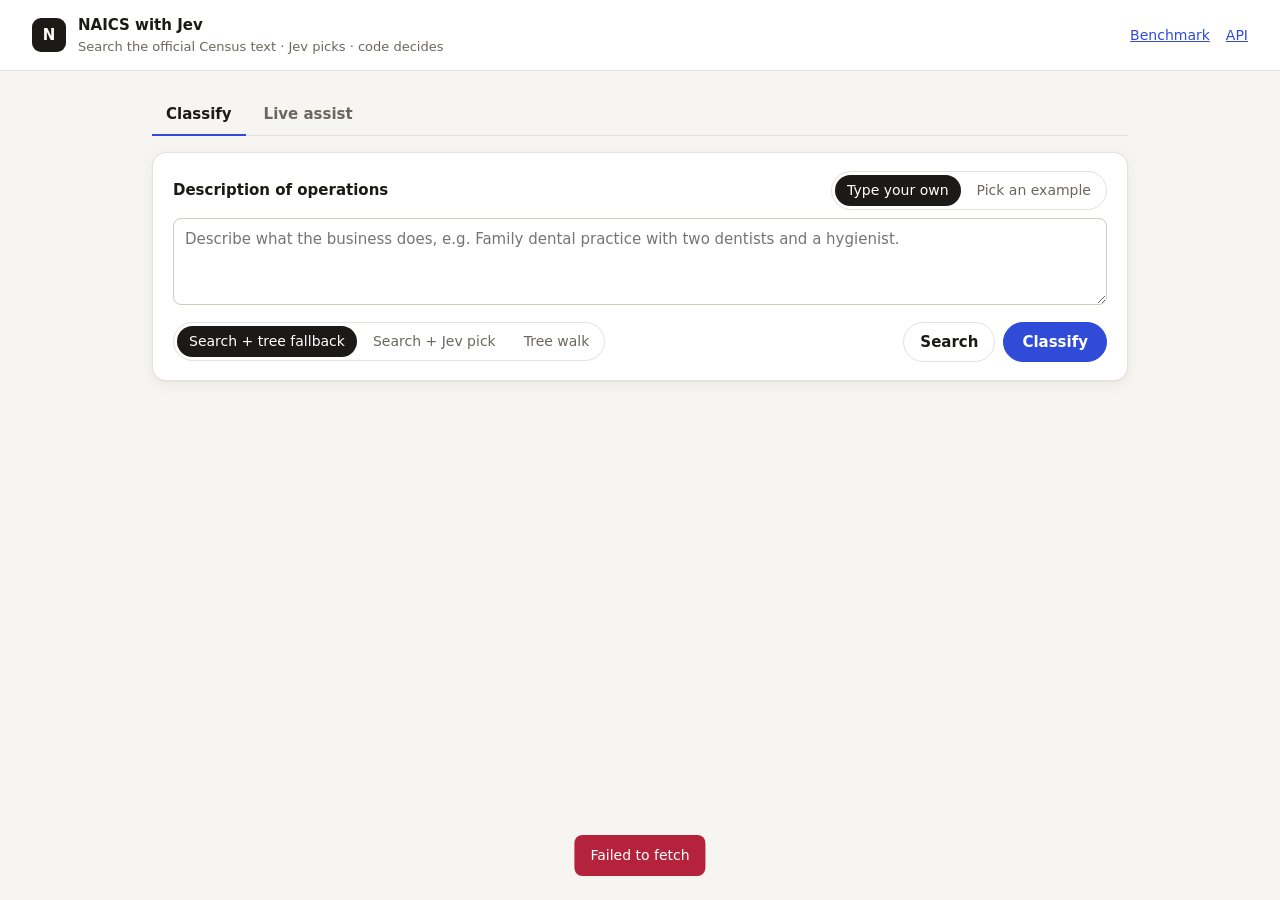
<file: frontend/index.html>
<!doctype html>
<html lang="en">
<head>
  <meta charset="utf-8">
  <meta name="viewport" content="width=device-width, initial-scale=1">
  <title>NAICS with Jev</title>
  <link rel="icon" href="data:image/svg+xml,%3Csvg xmlns=%22http://www.w3.org/2000/svg%22 viewBox=%220 0 16 16%22%3E%3Crect width=%2216%22 height=%2216%22 rx=%224%22 fill=%22%231b1a17%22/%3E%3C/svg%3E">
  <link rel="stylesheet" href="css/app.css">
  <script src="js/config.js"></script>
  <script type="module" src="js/app.js"></script>
</head>
<body>
  <header class="top">
    <div class="brand">
      <span class="mark" aria-hidden="true">N</span>
      <div>
        <p class="brand-name">NAICS with Jev</p>
        <p class="brand-sub">Search the official Census text · Jev picks · code decides</p>
      </div>
    </div>
    <nav class="top-links">
      <a href="benchmark.html">Benchmark</a>
      <a class="api-link" href="/docs" target="_blank" rel="noopener">API</a>
    </nav>
  </header>

  <main>
    <div class="tabs" role="tablist" aria-label="Mode">
      <button role="tab" id="tabClassifyBtn" aria-selected="true" aria-controls="tabClassify" data-tab="classify">Classify</button>
      <button role="tab" id="tabAssistBtn" aria-selected="false" aria-controls="tabAssist" data-tab="assist">Live assist</button>
    </div>

    <div class="tab-panel" id="tabClassify" role="tabpanel" aria-labelledby="tabClassifyBtn">
    <section class="card ask">
      <div class="ask-head">
        <label for="description" class="label">Description of operations</label>
        <!-- Typed is the default: only what you write is classified. Examples are opt-in. -->
        <div class="seg" id="sourceSeg" role="radiogroup" aria-label="Where the description comes from">
          <button role="radio" aria-checked="true" data-source="typed">Type your own</button>
          <button role="radio" aria-checked="false" data-source="example">Pick an example</button>
        </div>
      </div>
      <select id="example" aria-label="Pick an eval example" hidden><option value="">Choose an example…</option></select>
      <textarea id="description" rows="3" maxlength="4000" placeholder="Describe what the business does, e.g. Family dental practice with two dentists and a hygienist."></textarea>
      <div class="row">
        <div class="seg" id="modeSeg" role="radiogroup" aria-label="Classifier">
          <button role="radio" aria-checked="true" data-mode="hybrid" title="Search, then Jev picks in one call; only when search is unsure, the tree walk adds its finalists and Jev picks over both">Search + tree fallback</button>
          <button role="radio" aria-checked="false" data-mode="search" title="Full-text search, then Jev picks among the top results in one call">Search + Jev pick</button>
          <button role="radio" aria-checked="false" data-mode="full" title="Jev walks the tree level by level, about 5 calls">Tree walk</button>
        </div>
        <div class="actions">
          <button class="secondary" id="searchGo" title="Full-text search of the official text. No model call, no cost.">Search</button>
          <button class="primary" id="go">Classify</button>
        </div>
      </div>
      <p class="muted small" id="gold" hidden></p>
    </section>

    <section class="card verdict" id="verdict" hidden>
      <div class="verdict-head">
        <span class="outcome" id="outcome"></span>
        <div>
          <p class="verdict-title" id="verdict-title"></p>
          <p class="muted" id="verdict-reason"></p>
          <p class="muted small search-notes" id="verdict-notes" hidden></p>
        </div>
      </div>
      <ol class="crumbs" id="crumbs"></ol>
      <div class="facts" id="facts"></div>
      <details class="official" id="official" hidden>
        <summary>Official Census description</summary>
        <p id="official-text"></p>
        <p class="muted small" id="official-terms"></p>
      </details>
    </section>

    <section class="card" id="walk-card" hidden>
      <h2>How Jev walked the tree</h2>
      <p class="muted small">Each level is one call: every kept path's node is asked at once. Bars are Jev's probabilities over that node's children; highlighted rows stayed on the beam.</p>
      <div id="walk" class="walk"></div>
    </section>

    <section class="card" id="finalists-card" hidden>
      <h2 id="finalists-title">Finalists</h2>
      <p class="muted small" id="finalists-note"></p>
      <div id="finalists" class="finalists"></div>
    </section>

    <section class="card" id="results-card" hidden>
      <h2>Search results</h2>
      <p class="muted small">Postgres full-text search of the official Census text: titles, index entries, examples, and descriptions, with rare words counting more. No model call. Classify has Jev pick among the top results.</p>
      <p class="muted small search-notes" id="results-notes" hidden></p>
      <ol id="results" class="results"></ol>
    </section>
    </div>

    <!-- Live assist: checks the text on each typing pause (POST /v1/assist); Submit finalizes (POST /v1/finalize). -->
    <div class="tab-panel" id="tabAssist" role="tabpanel" aria-labelledby="tabAssistBtn" hidden>
      <section class="card ask">
        <label for="assistText" class="label">Description of operations</label>
        <p class="muted small assist-intro">Type as a broker would. After each pause, Jev checks whether the text says what the business does, specifically enough for a NAICS code. Submit is never blocked.</p>
        <div class="engine" role="group" aria-label="Method">
          <label for="assistEngine" class="small muted">Method</label>
          <select id="assistEngine">
            <option value="assist">Current assist (tree walk)</option>
            <option value="refine">Refine (wide pick, then verify)</option>
          </select>
        </div>
        <textarea id="assistText" rows="4" maxlength="4000" placeholder="e.g. We install and maintain commercial HVAC systems for office buildings."></textarea>
        <div class="meter" id="assistMeter" aria-live="polite">
          <div class="steps">
            <span class="step">Sector</span><span class="step">Industry group</span><span class="step">NAICS code</span>
          </div>
          <p class="meter-line"><b id="assistStatus"></b> <span id="assistLabel" class="muted">Type at least three words; the check runs when you pause.</span><span class="checking" id="assistChecking" aria-hidden="true">checking…</span></p>
        </div>
        <p class="tip empty" id="assistTip" role="note"></p>
        <p class="muted small reading" id="assistReading" aria-live="polite"></p>
        <div class="pick" id="assistPick" hidden></div>
        <div class="facts" id="assistFacts"></div>
        <details class="official cands" id="assistOfficial">
          <summary>Official Census description (none yet)</summary>
          <p id="assistOfficialText"></p>
          <p class="muted small" id="assistOfficialTerms"></p>
        </details>
        <details class="cands" id="assistCandsWrap">
          <summary class="muted small"><span id="assistCandsTitle">Industries the tree walk ended on</span> <span id="assistCandsCount">(none yet)</span></summary>
          <div class="finalists" id="assistCands"></div>
        </details>
        <div class="row"><div class="actions"><button class="primary" id="assistSubmit">Submit</button></div></div>
      </section>
      <section class="card final" id="assistFinal" hidden></section>
    </div>
  </main>

  <div class="toast" id="toast" role="status" aria-live="polite" hidden></div>
</body>
</html>
</file>
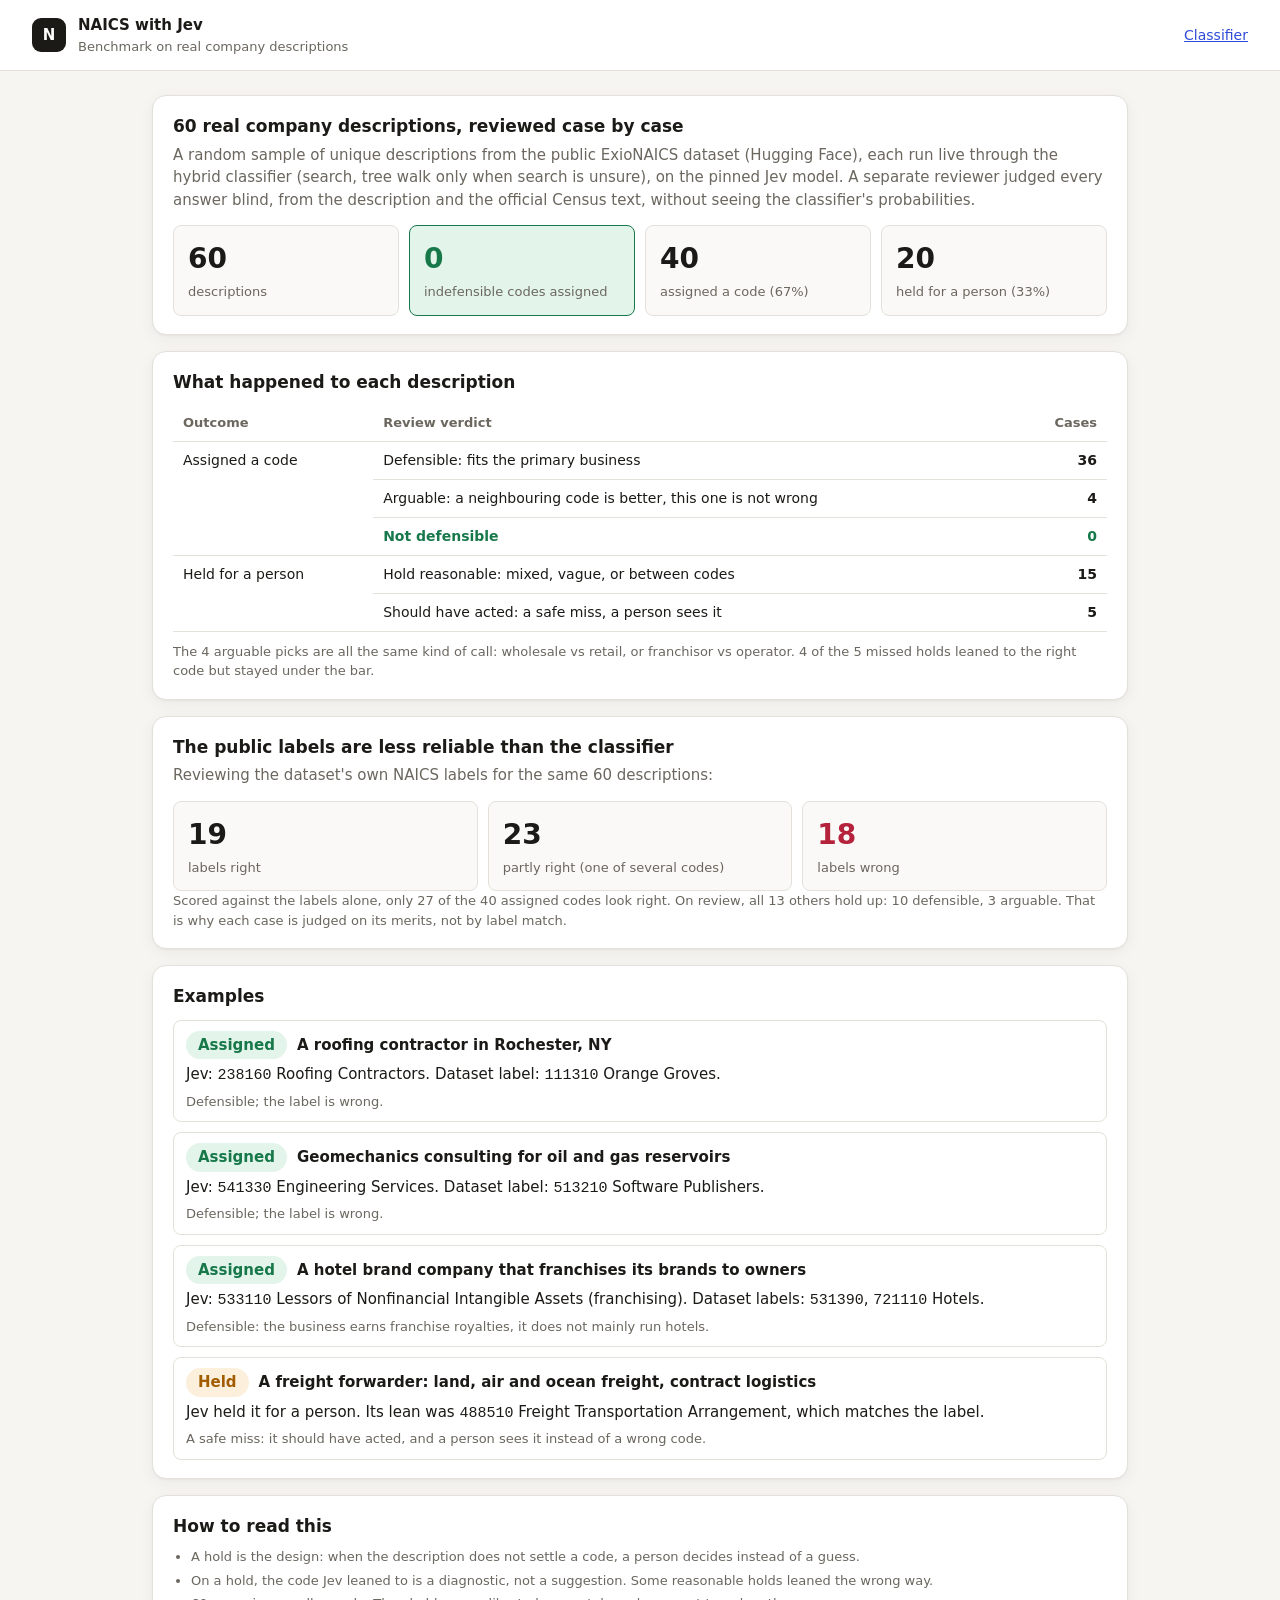
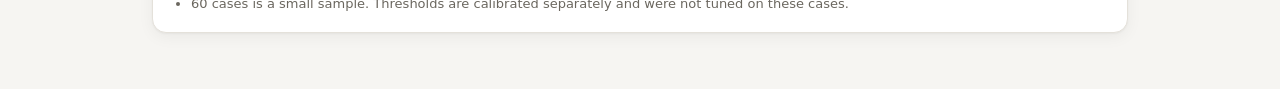
<file: frontend/benchmark.html>
<!doctype html>
<html lang="en">
<head>
  <meta charset="utf-8">
  <meta name="viewport" content="width=device-width, initial-scale=1">
  <title>NAICS benchmark</title>
  <link rel="icon" href="data:image/svg+xml,%3Csvg xmlns=%22http://www.w3.org/2000/svg%22 viewBox=%220 0 16 16%22%3E%3Crect width=%2216%22 height=%2216%22 rx=%224%22 fill=%22%231b1a17%22/%3E%3C/svg%3E">
  <link rel="stylesheet" href="css/app.css">
</head>
<body>
  <!-- Static results of the JEV-57 staged run. The source data and per-case reviews stay local; this page shows
       totals and short paraphrased examples only. Re-run and re-review before changing a number here. -->
  <header class="top">
    <div class="brand">
      <span class="mark" aria-hidden="true">N</span>
      <div>
        <p class="brand-name">NAICS with Jev</p>
        <p class="brand-sub">Benchmark on real company descriptions</p>
      </div>
    </div>
    <nav class="top-links">
      <a href="./">Classifier</a>
    </nav>
  </header>

  <main>
    <section class="card">
      <h2>60 real company descriptions, reviewed case by case</h2>
      <p class="muted">A random sample of unique descriptions from the public ExioNAICS dataset (Hugging Face), each run
        live through the hybrid classifier (search, tree walk only when search is unsure), on the pinned Jev model.
        A separate reviewer judged every answer blind, from the description and the official Census text, without
        seeing the classifier's probabilities.</p>
      <div class="stats">
        <div class="stat"><b data-total="cases">60</b><span>descriptions</span></div>
        <div class="stat ok"><b data-total="not-defensible">0</b><span>indefensible codes assigned</span></div>
        <div class="stat"><b data-total="assigned">40</b><span>assigned a code (67%)</span></div>
        <div class="stat"><b data-total="held">20</b><span>held for a person (33%)</span></div>
      </div>
    </section>

    <section class="card">
      <h2>What happened to each description</h2>
      <table class="bench">
        <thead><tr><th>Outcome</th><th>Review verdict</th><th class="n">Cases</th></tr></thead>
        <tbody>
          <tr><td rowspan="3">Assigned a code</td><td>Defensible: fits the primary business</td><td class="n" data-total="defensible">36</td></tr>
          <tr><td>Arguable: a neighbouring code is better, this one is not wrong</td><td class="n" data-total="arguable">4</td></tr>
          <tr class="zero"><td>Not defensible</td><td class="n">0</td></tr>
          <tr><td rowspan="2">Held for a person</td><td>Hold reasonable: mixed, vague, or between codes</td><td class="n" data-total="hold-ok">15</td></tr>
          <tr><td>Should have acted: a safe miss, a person sees it</td><td class="n" data-total="hold-miss">5</td></tr>
        </tbody>
      </table>
      <p class="muted small">The 4 arguable picks are all the same kind of call: wholesale vs retail, or franchisor vs
        operator. 4 of the 5 missed holds leaned to the right code but stayed under the bar.</p>
    </section>

    <section class="card">
      <h2>The public labels are less reliable than the classifier</h2>
      <p class="muted">Reviewing the dataset's own NAICS labels for the same 60 descriptions:</p>
      <div class="stats">
        <div class="stat"><b data-total="labels-right">19</b><span>labels right</span></div>
        <div class="stat"><b data-total="labels-partly">23</b><span>partly right (one of several codes)</span></div>
        <div class="stat bad"><b data-total="labels-wrong">18</b><span>labels wrong</span></div>
      </div>
      <p class="muted small">Scored against the labels alone, only 27 of the 40 assigned codes look right. On review,
        all 13 others hold up: 10 defensible, 3 arguable. That is why each case is judged on its merits, not by label match.</p>
    </section>

    <section class="card">
      <h2>Examples</h2>
      <ul class="examples">
        <li>
          <p class="ex-head"><span class="outcome act">Assigned</span> A roofing contractor in Rochester, NY</p>
          <p>Jev: <code>238160</code> Roofing Contractors. Dataset label: <code>111310</code> Orange Groves.</p>
          <p class="muted small">Defensible; the label is wrong.</p>
        </li>
        <li>
          <p class="ex-head"><span class="outcome act">Assigned</span> Geomechanics consulting for oil and gas reservoirs</p>
          <p>Jev: <code>541330</code> Engineering Services. Dataset label: <code>513210</code> Software Publishers.</p>
          <p class="muted small">Defensible; the label is wrong.</p>
        </li>
        <li>
          <p class="ex-head"><span class="outcome act">Assigned</span> A hotel brand company that franchises its brands to owners</p>
          <p>Jev: <code>533110</code> Lessors of Nonfinancial Intangible Assets (franchising). Dataset labels:
            <code>531390</code>, <code>721110</code> Hotels.</p>
          <p class="muted small">Defensible: the business earns franchise royalties, it does not mainly run hotels.</p>
        </li>
        <li>
          <p class="ex-head"><span class="outcome hold">Held</span> A freight forwarder: land, air and ocean freight, contract logistics</p>
          <p>Jev held it for a person. Its lean was <code>488510</code> Freight Transportation Arrangement, which matches the label.</p>
          <p class="muted small">A safe miss: it should have acted, and a person sees it instead of a wrong code.</p>
        </li>
      </ul>
    </section>

    <section class="card">
      <h2>How to read this</h2>
      <ul class="notes muted small">
        <li>A hold is the design: when the description does not settle a code, a person decides instead of a guess.</li>
        <li>On a hold, the code Jev leaned to is a diagnostic, not a suggestion. Some reasonable holds leaned the wrong way.</li>
        <li>60 cases is a small sample. Thresholds are calibrated separately and were not tuned on these cases.</li>
      </ul>
    </section>
  </main>
</body>
</html>
</file>
<file: frontend/css/app.css>
/* NAICS with Jev. Same tokens as the other jev pages; light by default, dark via prefers-color-scheme. */
:root {
  color-scheme: light dark;
  --bg: #f6f5f2; --surface: #ffffff; --surface-2: #faf9f7; --ink: #1b1a17; --muted: #6b675f;
  --line: #e4e1da; --line-strong: #cfcac0; --accent: #2f4bd8; --accent-soft: #e8ecfd;
  --ok: #17784a; --ok-soft: #e3f4ea; --warn: #a15c00; --warn-soft: #fcf0dc; --bad: #b4233b; --bad-soft: #fbe6ea;
  --rule: #5b6474; --rule-soft: #eceef2;
  --shadow: 0 1px 2px rgb(20 18 12 / 0.04), 0 4px 16px rgb(20 18 12 / 0.05);
  --radius: 14px; --radius-sm: 8px;
  --font: "Inter", "Segoe UI Variable", "Segoe UI", system-ui, -apple-system, sans-serif;
  --mono: ui-monospace, "Cascadia Code", Consolas, monospace;
}
@media (prefers-color-scheme: dark) {
  :root {
    --bg: #111214; --surface: #18191c; --surface-2: #1d1f23; --ink: #ecebe7; --muted: #a09c93;
    --line: #2a2c31; --line-strong: #3a3d44; --accent: #8ea0ff; --accent-soft: #1f2440;
    --ok: #5fd097; --ok-soft: #13291e; --warn: #f0b458; --warn-soft: #2e2413; --bad: #f27d90; --bad-soft: #321a1f;
    --rule: #aab3c2; --rule-soft: #23262c; --shadow: 0 1px 2px rgb(0 0 0 / 0.3);
  }
}
* { box-sizing: border-box; }
html { -webkit-text-size-adjust: 100%; }
body { margin: 0; background: var(--bg); color: var(--ink); font: 15px/1.5 var(--font); }
p, h1, h2 { margin: 0; }
h2 { font-size: 17px; margin-bottom: 4px; }
.muted { color: var(--muted); }
.small { font-size: 13px; }
button, select, input, textarea { font: inherit; color: inherit; }
button { cursor: pointer; }
:focus-visible { outline: 2px solid var(--accent); outline-offset: 2px; }

.top { display: flex; align-items: center; gap: 24px; padding: 14px 32px; background: var(--surface); border-bottom: 1px solid var(--line); }
.brand { display: flex; align-items: center; gap: 12px; }
.mark { display: grid; place-items: center; width: 34px; height: 34px; border-radius: 9px; background: var(--ink); color: var(--surface); font-weight: 700; }
.brand-name { font-weight: 650; }
.brand-sub { color: var(--muted); font-size: 13px; }
.api-link { color: var(--accent); font-size: 14px; }

main { max-width: 1040px; margin: 0 auto; padding: 24px 32px 64px; display: grid; gap: 16px; }
.card { background: var(--surface); border: 1px solid var(--line); border-radius: var(--radius); box-shadow: var(--shadow); padding: 18px 20px; min-width: 0; }
.label { display: block; font-weight: 600; margin-bottom: 6px; }
textarea, input, select { width: 100%; border: 1px solid var(--line-strong); border-radius: var(--radius-sm); padding: 9px 11px; background: var(--surface); }
.row { display: flex; gap: 10px; align-items: center; flex-wrap: wrap; margin-top: 10px; }
.row select { flex: 1; min-width: 200px; width: auto; }
.ask-head { display: flex; gap: 10px; align-items: center; justify-content: space-between; flex-wrap: wrap; margin-bottom: 8px; }
.ask-head .label { margin: 0; }
#example { width: 100%; margin-bottom: 8px; }
.row .primary { margin-left: auto; }
.seg { display: flex; gap: 4px; padding: 3px; border: 1px solid var(--line); border-radius: 999px; }
.seg button { border: 0; background: none; border-radius: 999px; padding: 5px 12px; color: var(--muted); font-size: 14px; }
.seg button[aria-checked="true"] { background: var(--ink); color: var(--surface); }
.primary { border: 1px solid var(--accent); background: var(--accent); color: #fff; font-weight: 600; border-radius: 999px; padding: 8px 18px; }
.primary:disabled { opacity: 0.6; cursor: progress; }

.verdict-head { display: flex; gap: 14px; align-items: flex-start; }
.outcome { font-weight: 700; border-radius: 999px; padding: 3px 12px; white-space: nowrap; }
.outcome.act { background: var(--ok-soft); color: var(--ok); }
.outcome.hold { background: var(--warn-soft); color: var(--warn); }
.verdict-title { font-size: 20px; font-weight: 650; overflow-wrap: anywhere; }
.crumbs { display: flex; flex-wrap: wrap; gap: 6px; list-style: none; padding: 0; margin: 14px 0 0; }
.crumbs.diagnostic { opacity: 0.6; }
.crumbs.diagnostic::before { content: "Jev's best path (not the answer):"; width: 100%; font-size: 12px; color: var(--muted); }
.crumbs li { background: var(--surface-2); border: 1px solid var(--line); border-radius: 8px; padding: 4px 9px; font-size: 13px; }
.crumbs li b { font-family: var(--mono); margin-right: 5px; }
.crumbs li small { display: block; color: var(--muted); font-size: 11px; }
.facts { display: flex; flex-wrap: wrap; gap: 6px 18px; margin-top: 12px; font-size: 13px; color: var(--muted); }
.facts b { color: var(--ink); font-variant-numeric: tabular-nums; }
.official { margin-top: 12px; font-size: 14px; }
.official summary { cursor: pointer; color: var(--accent); }
.official p { margin-top: 8px; }

.walk { display: grid; gap: 14px; margin-top: 12px; }
.level { border-top: 1px solid var(--line); padding-top: 12px; }
.level-head { font-size: 13px; font-weight: 600; color: var(--muted); margin-bottom: 8px; }
.nodes { display: grid; grid-template-columns: repeat(auto-fit, minmax(280px, 1fr)); gap: 10px; }
.node { background: var(--surface-2); border: 1px solid var(--line); border-radius: var(--radius-sm); padding: 10px 12px; min-width: 0; }
.node-title { font-size: 13px; font-weight: 600; margin-bottom: 6px; overflow-wrap: anywhere; }
.node-title code { font-family: var(--mono); color: var(--muted); margin-right: 4px; }
.opt { display: grid; grid-template-columns: 62px 1fr 44px; gap: 8px; align-items: center; font-size: 12.5px; padding: 3px 4px; border-radius: 6px; }
.opt.kept { background: var(--accent-soft); }
.opt code { font-family: var(--mono); }
.opt > div { min-width: 0; }
.opt .name { display: block; overflow: hidden; text-overflow: ellipsis; white-space: nowrap; }
.bar { grid-column: 2; height: 4px; background: var(--rule-soft); border-radius: 2px; overflow: hidden; margin-top: 2px; }
.bar span { display: block; height: 100%; background: var(--accent); }
.opt .p { text-align: right; font-variant-numeric: tabular-nums; color: var(--muted); }

.finalists { display: grid; gap: 8px; margin-top: 10px; }
.finalist { display: grid; grid-template-columns: 70px minmax(0, 1fr) auto; gap: 8px; align-items: center; font-size: 13.5px; padding: 8px 10px; border: 1px solid var(--line); border-radius: var(--radius-sm); }
.finalist .nums { display: grid; grid-template-columns: repeat(3, 72px); gap: 8px; }
.finalist.picked { border-color: var(--ok); background: var(--ok-soft); }
.finalist code { font-family: var(--mono); }
.finalist .num { text-align: right; font-variant-numeric: tabular-nums; }
.finalist .num small { display: block; color: var(--muted); font-size: 11px; }

.hits { display: grid; gap: 6px; margin-top: 10px; }
.hit { display: flex; gap: 10px; font-size: 14px; border: 0; background: none; text-align: left; padding: 4px 0; }
.hit code { font-family: var(--mono); color: var(--accent); }
.hit span { overflow-wrap: anywhere; }

.toast { position: fixed; left: 50%; bottom: 24px; transform: translateX(-50%); max-width: min(560px, 92vw); padding: 10px 16px; border-radius: var(--radius-sm); background: var(--bad); color: #fff; font-size: 14px; }

@media (max-width: 720px) {
  .top { padding: 12px 16px; }
  .brand-sub { display: none; }
  main { padding: 16px 16px 48px; }
  .finalist { grid-template-columns: 62px minmax(0, 1fr); }
  .finalist .nums { grid-column: 1 / -1; grid-template-columns: repeat(3, minmax(0, 1fr)); }
  .finalist .num { text-align: left; }
}

.actions { display: flex; gap: 8px; margin-left: auto; }
.row .actions .primary { margin-left: 0; }
button.secondary { border: 1px solid var(--line); background: var(--surface); border-radius: 999px; padding: 7px 16px; font-weight: 600; }
.results { list-style: none; padding: 0; margin: 10px 0 0; display: grid; gap: 8px; }
.result { display: grid; grid-template-columns: 70px minmax(0, 1fr); gap: 4px 10px; padding: 10px; border: 1px solid var(--line); border-radius: var(--radius-sm); }
.result code { font-family: var(--mono); color: var(--accent); }
.result .result-title { font-weight: 600; overflow-wrap: anywhere; }
.result .snippet { grid-column: 2; color: var(--muted); font-size: 13px; overflow-wrap: anywhere; }
.result .snippet b { color: var(--ink); background: var(--accent-soft, #eef1ff); font-weight: 600; }
@media (max-width: 520px) {
  .result { grid-template-columns: 1fr; }
  .result .snippet { grid-column: 1; }
  .actions { width: 100%; }
  .actions button { flex: 1; }
}
.search-notes { overflow-wrap: anywhere; margin-top: 4px; }

/* Benchmark page (JEV-57). */
.top-links { margin-left: auto; display: flex; gap: 16px; font-size: 14px; }
.top-links a { color: var(--accent); }
.stats { display: grid; grid-template-columns: repeat(auto-fit, minmax(150px, 1fr)); gap: 10px; margin-top: 14px; }
.stat { background: var(--surface-2); border: 1px solid var(--line); border-radius: var(--radius-sm); padding: 12px 14px; }
.stat b { display: block; font-size: 28px; font-variant-numeric: tabular-nums; }
.stat span { color: var(--muted); font-size: 13px; }
.stat.ok { border-color: var(--ok); background: var(--ok-soft); }
.stat.ok b { color: var(--ok); }
.stat.bad b { color: var(--bad); }
.bench { width: 100%; border-collapse: collapse; margin: 10px 0; font-size: 14px; }
.bench th, .bench td { text-align: left; padding: 8px 10px; border-bottom: 1px solid var(--line); vertical-align: top; }
.bench th { color: var(--muted); font-weight: 600; font-size: 13px; }
.bench .n { text-align: right; font-variant-numeric: tabular-nums; font-weight: 650; }
.bench .zero td { color: var(--ok); font-weight: 650; }
.examples { list-style: none; padding: 0; margin: 10px 0 0; display: grid; gap: 10px; }
.examples li { border: 1px solid var(--line); border-radius: var(--radius-sm); padding: 10px 12px; display: grid; gap: 4px; overflow-wrap: anywhere; }
.examples code { font-family: var(--mono); }
.ex-head { font-weight: 600; display: flex; gap: 10px; align-items: center; flex-wrap: wrap; }
.notes { margin: 8px 0 0; padding-left: 18px; display: grid; gap: 4px; }
@media (max-width: 520px) {
  .bench th, .bench td { padding: 6px; }
}

/* Tabs: Classify (every method) and Live assist. */
.tabs { display: flex; gap: 4px; border-bottom: 1px solid var(--line); }
.tabs button { border: 0; background: none; padding: 8px 14px; color: var(--muted); font-weight: 600; border-bottom: 2px solid transparent; margin-bottom: -1px; }
.tabs button[aria-selected="true"] { color: var(--ink); border-bottom-color: var(--accent); }
.tab-panel { display: grid; gap: 16px; min-width: 0; }
.tab-panel[hidden] { display: none; }

/* Live assist: the meter, the one tooltip, the pick-list. */
.assist-intro { margin-bottom: 8px; }
.meter { margin-top: 12px; }
.steps { display: grid; grid-template-columns: repeat(3, 1fr); gap: 4px; }
.step { font-size: 12px; color: var(--muted); padding: 6px 8px 4px; border-top: 4px solid var(--rule-soft); transition: border-color 0.25s, color 0.25s; }
.step.on { color: var(--ink); border-top-color: var(--accent); }
.meter[data-status="CODED"] .step.on { border-top-color: var(--ok); }
.meter[data-status="NEEDS_INFO"] .step.on { border-top-color: var(--warn); }
.meter-line { margin-top: 6px; font-size: 14px; overflow-wrap: anywhere; }
.tip { margin-top: 10px; padding: 9px 12px; border-radius: var(--radius-sm); background: var(--warn-soft); color: var(--ink); font-size: 14px; border-left: 3px solid var(--warn); }
.pick { margin-top: 10px; padding: 10px 12px; border: 1px solid var(--line-strong); border-radius: var(--radius-sm); display: grid; gap: 6px; }
.pick-q { font-weight: 600; }
.pick-opt { display: grid; grid-template-columns: auto 1fr auto; gap: 8px; align-items: center; font-size: 14px; cursor: pointer; }
.pick-opt input { width: auto; }
.pick-opt code { font-family: var(--mono); color: var(--muted); }
.cands { margin-top: 12px; }
.cands summary { cursor: pointer; }
.cands .finalist { grid-template-columns: 70px minmax(0, 1fr) 48px; }
/* Takes no space and does not move anything: only fades in while a check is in flight. */
.checking { margin-left: 10px; font-size: 12px; color: var(--muted); opacity: 0; transition: opacity 0.2s 0.3s; }
.checking.on { opacity: 1; }
/* The tooltip line holds its place when there is nothing to say. */
.tip { min-height: calc(3em + 18px); } /* two lines reserved: most tooltips wrap once */
.tip.empty { visibility: hidden; }
.tip.empty::before { content: "\00a0"; }
.final.act { border-color: var(--ok); }
.final.hold { border-color: var(--warn); }
.final-title { font-weight: 650; font-size: 17px; overflow-wrap: anywhere; }
.pick[hidden], .meter[hidden] { display: none; }
.tip.ok { background: var(--ok-soft); border-left-color: var(--ok); }

/* Live assist: the method toggle sits above the text box. */
.engine { display: flex; align-items: center; gap: 0.5rem; margin: 0 0 0.5rem; }
.engine select { font: inherit; padding: 0.2rem 0.4rem; }
</file>
